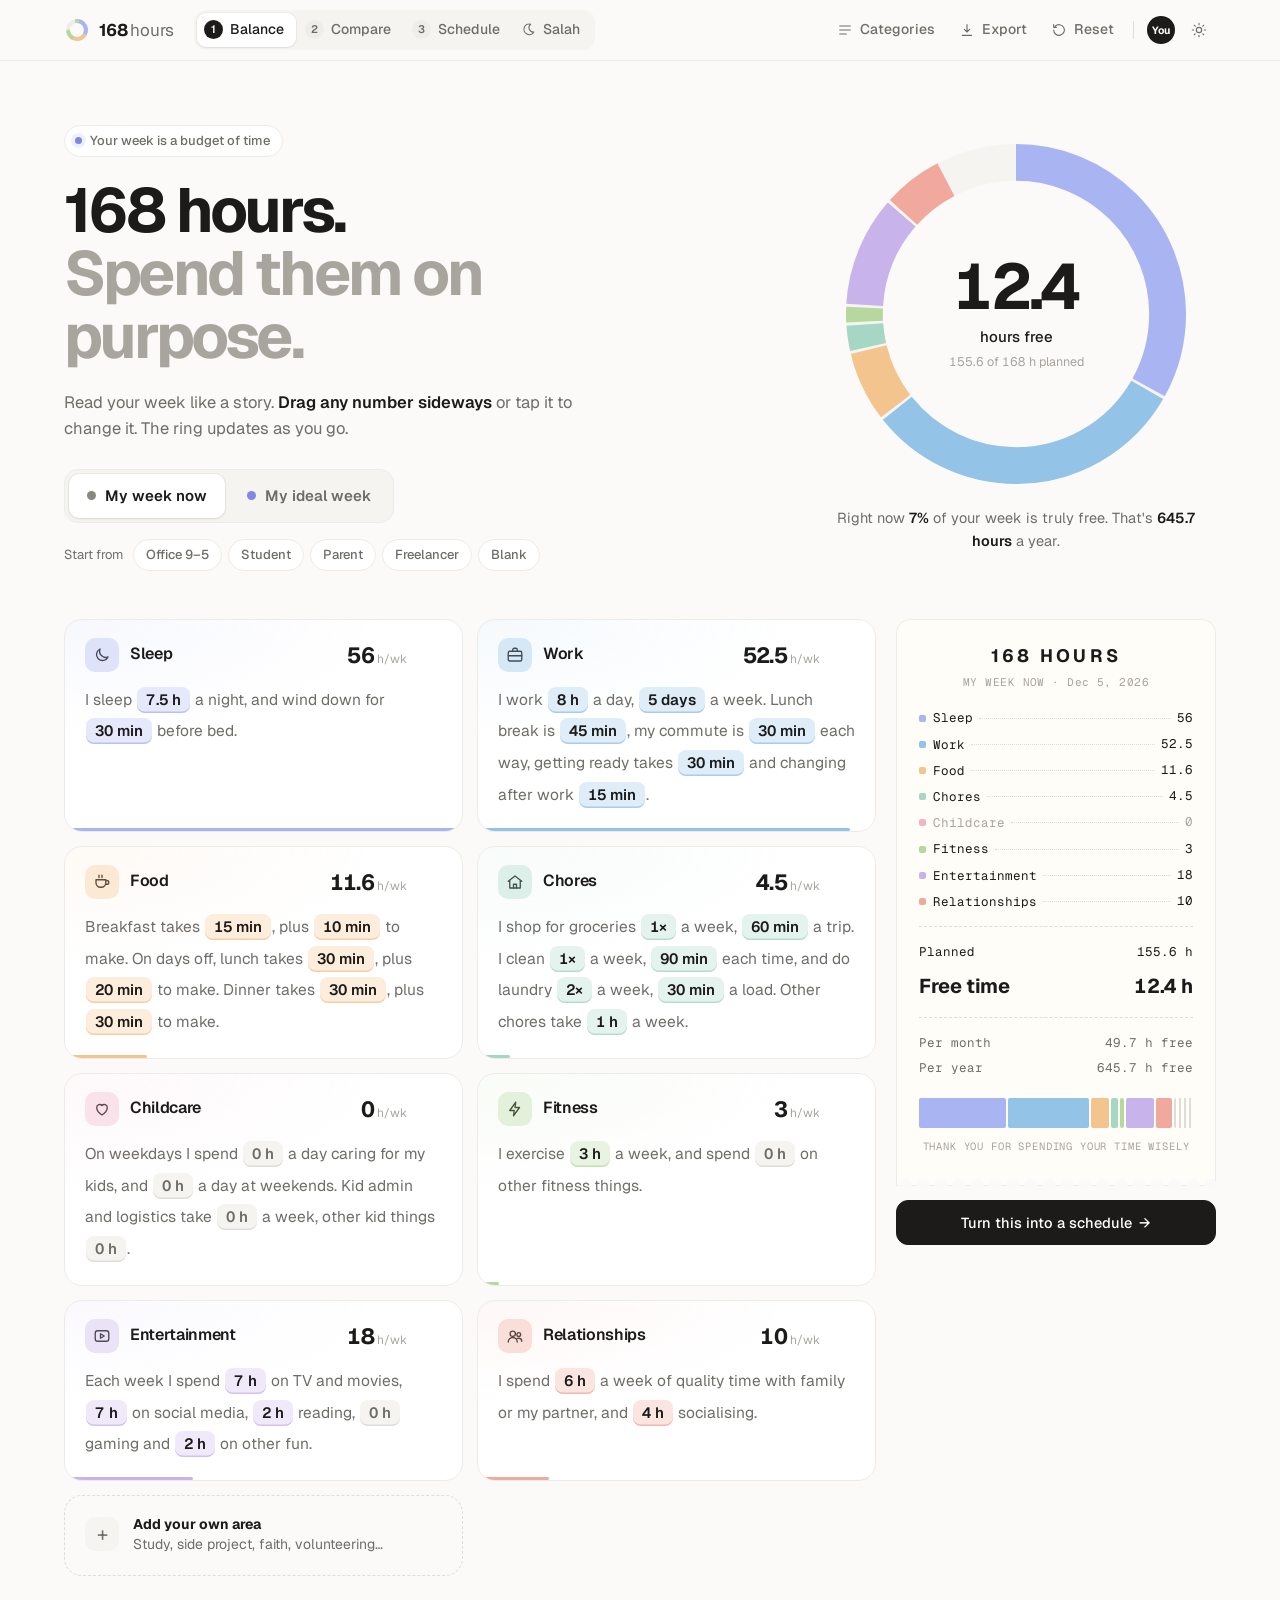
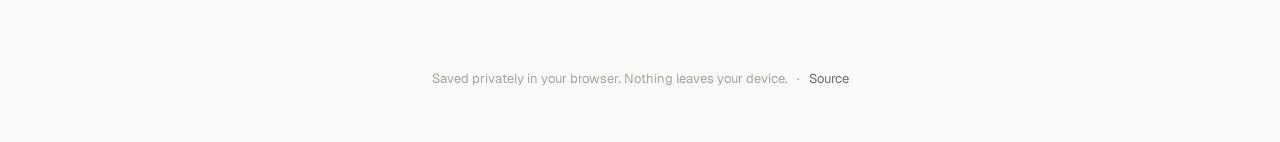
<file: index.html>
<!doctype html>
<html lang="en">
<head>
  <meta charset="utf-8" />
  <meta name="viewport" content="width=device-width, initial-scale=1" />
  <title>168 Hours Planner</title>
  <meta name="description" content="168 hours a week. Balance them like a budget, compare your week with famous high-achievers, and turn it into a schedule in one tap." />
  <link rel="canonical" href="https://abdullahhak.github.io/168-Hour-Weekly-Planner/" />
  <meta property="og:type" content="website" />
  <meta property="og:site_name" content="168 Hours" />
  <meta property="og:title" content="168 Hours — Spend them on purpose" />
  <meta property="og:description" content="Balance your week like a budget, compare it with the greats, plan around Salah, and turn it into a schedule in one tap. Free, private, no sign-up." />
  <meta property="og:url" content="https://abdullahhak.github.io/168-Hour-Weekly-Planner/" />
  <meta property="og:image" content="https://abdullahhak.github.io/168-Hour-Weekly-Planner/img/og.png" />
  <meta property="og:image:width" content="1200" />
  <meta property="og:image:height" content="630" />
  <meta name="twitter:card" content="summary_large_image" />
  <meta name="twitter:title" content="168 Hours — Spend them on purpose" />
  <meta name="twitter:description" content="Balance your week like a budget, compare it with the greats, and turn it into a schedule in one tap." />
  <meta name="twitter:image" content="https://abdullahhak.github.io/168-Hour-Weekly-Planner/img/og.png" />
  <link rel="manifest" href="manifest.webmanifest" />
  <link rel="apple-touch-icon" href="img/icon-180.png" />
  <meta name="apple-mobile-web-app-title" content="168 Hours" />
  <meta name="mobile-web-app-capable" content="yes" />
  <meta name="theme-color" content="#fbfaf8" media="(prefers-color-scheme: light)" />
  <meta name="theme-color" content="#121212" media="(prefers-color-scheme: dark)" />
  <link rel="icon" href="data:image/svg+xml,<svg xmlns='http://www.w3.org/2000/svg' viewBox='0 0 32 32'><rect width='32' height='32' rx='8' fill='%23222'/><circle cx='16' cy='16' r='8.5' fill='none' stroke='%23a9b4f2' stroke-width='3.4' stroke-dasharray='40 60' transform='rotate(-90 16 16)'/><circle cx='16' cy='16' r='8.5' fill='none' stroke='%23f4c48f' stroke-width='3.4' stroke-dasharray='0 40 13 60' transform='rotate(-90 16 16)'/></svg>" />
  <link rel="preconnect" href="https://fonts.googleapis.com" />
  <link rel="preconnect" href="https://fonts.gstatic.com" crossorigin />
  <link href="https://fonts.googleapis.com/css2?family=Geist:wght@400;500;600;700&family=Geist+Mono:wght@400;500&display=swap" rel="stylesheet" />
  <link rel="stylesheet" href="styles.css?v=13" />
  <script>
    try {
      var s = JSON.parse(localStorage.getItem('168h-planner:v1') || '{}');
      if (s.theme === 'light' || s.theme === 'dark') document.documentElement.dataset.theme = s.theme;
    } catch (e) {}
  </script>
</head>
<body>
  <header class="topbar">
    <div class="topbar-inner">
      <a class="brand" href="./" aria-label="168 Hours home">
        <svg class="brand-mark" viewBox="0 0 32 32" aria-hidden="true">
          <circle cx="16" cy="16" r="11" class="ring-bg" />
          <circle cx="16" cy="16" r="11" class="ring-a" pathLength="100" stroke-dasharray="34 66" />
          <circle cx="16" cy="16" r="11" class="ring-b" pathLength="100" stroke-dasharray="0 36 22 42" />
          <circle cx="16" cy="16" r="11" class="ring-c" pathLength="100" stroke-dasharray="0 60 12 28" />
        </svg>
        <span class="brand-text">168<span>hours</span></span>
      </a>

      <nav class="tabs" role="tablist" aria-label="Views">
        <button class="tab" role="tab" aria-controls="view-calc" data-view="calc"><span class="step">1</span>Balance</button>
        <button class="tab" role="tab" aria-controls="view-compare" data-view="compare"><span class="step">2</span>Compare</button>
        <button class="tab" role="tab" aria-controls="view-grid" data-view="grid"><span class="step">3</span>Schedule</button>
        <button class="tab salah-tab" role="tab" aria-controls="view-salah" data-view="salah"><svg viewBox="0 0 24 24" aria-hidden="true"><path d="M15.5 3.5A8.5 8.5 0 1 0 20.5 16 7 7 0 0 1 15.5 3.5Z"/></svg>Salah</button>
      </nav>

      <div class="actions">
        <button class="btn ghost" id="btn-categories" title="Categories">
          <svg viewBox="0 0 24 24" aria-hidden="true"><path d="M4 6h16M4 12h16M4 18h10"/></svg>
          <span class="lbl">Categories</span>
        </button>
        <div class="menu" id="menu-export">
          <button class="btn ghost" id="btn-export" aria-haspopup="true" aria-expanded="false" title="Export or import">
            <svg viewBox="0 0 24 24" aria-hidden="true"><path d="M12 4v11m0 0-4-4m4 4 4-4M5 20h14"/></svg>
            <span class="lbl">Export</span>
          </button>
          <div class="menu-pop" role="menu" hidden>
            <button role="menuitem" data-act="csv">Export as CSV</button>
            <button role="menuitem" data-act="json">Export as JSON</button>
            <hr />
            <button role="menuitem" data-act="import">Import JSON…</button>
          </div>
        </div>
        <button class="btn ghost" id="btn-reset" title="Reset">
          <svg viewBox="0 0 24 24" aria-hidden="true"><path d="M4 12a8 8 0 1 0 2.3-5.6M4 4v4h4"/></svg>
          <span class="lbl">Reset</span>
        </button>
        <span class="divider" aria-hidden="true"></span>
        <button class="profile-btn" id="btn-profile" type="button" title="Your profile" aria-label="Your profile"></button>
        <button class="btn icon" id="btn-theme" title="Toggle theme" aria-label="Toggle dark or light mode">
          <svg class="i-sun" viewBox="0 0 24 24" aria-hidden="true"><circle cx="12" cy="12" r="4"/><path d="M12 2v2m0 16v2M4.9 4.9l1.4 1.4m11.4 11.4 1.4 1.4M2 12h2m16 0h2M4.9 19.1l1.4-1.4M17.7 6.3l1.4-1.4"/></svg>
          <svg class="i-moon" viewBox="0 0 24 24" aria-hidden="true"><path d="M20 14.5A8 8 0 0 1 9.5 4a8 8 0 1 0 10.5 10.5Z"/></svg>
        </button>
        <input type="file" id="file-import" accept="application/json,.json" hidden />
      </div>
    </div>
  </header>

  <main>
    <!-- ============ 1 · BALANCE ============ -->
    <section id="view-calc" class="view" role="tabpanel">
      <div class="hero">
        <div class="intro">
          <p class="eyebrow"><span class="pulse"></span><span id="hello">Your week is a budget of time</span></p>
          <h1>168 hours.<br /><span class="soft">Spend them on purpose.</span></h1>
          <p class="lede">Read your week like a story. <b>Drag any number sideways</b> or tap it to change it. The ring updates as you go.</p>

          <div class="mode" role="radiogroup" aria-label="Which week are you editing?" id="mode-seg">
            <button data-mode="current" role="radio"><span class="m-dot"></span>My week now</button>
            <button data-mode="ideal" role="radio"><span class="m-dot"></span>My ideal week</button>
          </div>

          <div class="presets" id="presets">
            <span class="muted">Start from</span>
            <button type="button" data-preset="office">Office 9–5</button>
            <button type="button" data-preset="student">Student</button>
            <button type="button" data-preset="parent">Parent</button>
            <button type="button" data-preset="freelancer">Freelancer</button>
            <button type="button" data-preset="blank">Blank</button>
            <button type="button" id="copy-now" class="accent" hidden>Copy my week now</button>
          </div>
        </div>

        <figure class="ring-wrap">
          <div class="ring" id="ring" role="img"></div>
          <figcaption class="insight" id="insight"></figcaption>
        </figure>
      </div>

      <div class="board">
        <div class="cards" id="cards"></div>
        <aside class="side">
          <div class="receipt" id="receipt"></div>
          <button class="btn primary next" id="go-schedule" type="button">Turn this into a schedule <span aria-hidden="true">→</span></button>
        </aside>
      </div>
    </section>

    <!-- ============ 2 · COMPARE ============ -->
    <section id="view-compare" class="view" role="tabpanel" hidden>
      <div class="intro small">
        <p class="eyebrow"><span class="pulse"></span>You vs. the greats</p>
        <h1>How does your week <span class="soft">stack up?</span></h1>
        <p class="lede">Pick someone and put your week next to theirs, then see where you land on the leaderboard.</p>
      </div>

      <div class="people" id="people" role="radiogroup" aria-label="Choose a person to compare with"></div>

      <div class="vs-card card">
        <div class="vs-top">
          <div class="vs-side you">
            <div class="vs-ring" id="vs-ring-you"></div>
            <div class="vs-name">You</div>
            <div class="seg" id="vs-mode" role="radiogroup" aria-label="Your week">
              <button data-mode="current" role="radio">Now</button>
              <button data-mode="ideal" role="radio">Ideal</button>
            </div>
          </div>
          <div class="vs-badge">vs</div>
          <div class="vs-side them">
            <div class="vs-ring" id="vs-ring-them"></div>
            <div class="vs-name" id="vs-name"></div>
            <div class="vs-role" id="vs-role"></div>
          </div>
        </div>
        <ul class="facts" id="facts"></ul>
        <div class="fly" id="fly"></div>
        <p class="vs-note" id="vs-note"></p>
      </div>

      <div class="lb card">
        <div class="lb-head">
          <div>
            <h2>Leaderboard</h2>
            <p class="muted" id="lb-desc"></p>
          </div>
          <div class="lb-tabs" id="lb-tabs" role="tablist" aria-label="Leaderboard metric"></div>
        </div>
        <div class="lb-you" id="lb-you"></div>
        <ol class="lb-list" id="lb"></ol>
        <details class="credits"><summary>Photo credits</summary><ul id="credits"></ul><p>Photos from Wikimedia Commons, cropped and resized. Licences as listed; CC BY-SA photos are shared under the same licence.</p></details>
        <p class="fine">Famous people’s weeks are rough estimates based on what they’ve said in interviews and on public reports. They’re here for fun and inspiration, not as facts, and they don’t imply any endorsement.</p>
      </div>
    </section>

    <!-- ============ 3 · SCHEDULE ============ -->
    <section id="view-grid" class="view" role="tabpanel" hidden>
      <div class="intro small">
        <p class="eyebrow"><span class="pulse"></span>Hour by hour</p>
        <h1>Paint your week.</h1>
        <p class="lede">Auto-fill a schedule from your plan in one tap, then fine-tune it. Pick a category and click or drag. Drag over the same colour to erase it.</p>
      </div>

      <div class="grid-layout">
        <div class="card grid-card">
          <div class="grid-tools">
            <button class="btn primary" id="btn-autofill" type="button">
              <svg viewBox="0 0 24 24" aria-hidden="true"><path d="m12 3 1.8 4.6L18 9l-4.2 1.4L12 15l-1.8-4.6L6 9l4.2-1.4L12 3ZM19 15l.9 2.1L22 18l-2.1.9L19 21l-.9-2.1L16 18l2.1-.9L19 15Z"/></svg>
              <span id="autofill-label">Auto-fill</span>
            </button>
            <button class="btn ghost" id="btn-clear-grid" type="button">Clear</button>
            <button class="btn ghost touch-only" id="btn-scrollmode" type="button" aria-pressed="false" title="Switch between painting and scrolling">
              <svg viewBox="0 0 24 24" aria-hidden="true"><path d="M12 3v18m0-18-3 3m3-3 3 3m-3 15-3-3m3 3 3-3"/></svg><span>Painting</span>
            </button>
          </div>
          <div class="palette" id="palette" role="radiogroup" aria-label="Brush"></div>
          <div class="week" id="week" aria-label="Weekly hour grid"></div>
          <div class="grid-foot">
            <span class="hint"><kbd>1</kbd>–<kbd>9</kbd> choose a category · <kbd>E</kbd> eraser · click a day or hour to fill it</span>
          </div>
        </div>

        <aside class="card grid-side">
          <div class="alloc" id="alloc"></div>
          <div class="target-switch" role="radiogroup" aria-label="Compare against">
            <span>Targets from</span>
            <div class="seg" id="target-seg">
              <button data-target="current" role="radio">Now</button>
              <button data-target="ideal" role="radio">Ideal</button>
            </div>
          </div>
          <ul class="tally" id="tally"></ul>
        </aside>
      </div>
    </section>

    <!-- ============ SALAH ============ -->
    <section id="view-salah" class="view" role="tabpanel" hidden>
      <div class="salah-hero">
        <div class="intro small">
          <p class="eyebrow"><span class="pulse gold"></span>For Muslims</p>
          <h1>Plan your week <span class="soft">around Salah.</span></h1>
          <p class="lede">Let the five daily prayers anchor your days. See this week’s prayer times, plan your Quran, dhikr and learning, then build a schedule where everything else fits around them.</p>
        </div>
        <div class="card next-prayer" id="next-prayer" aria-live="polite"></div>
      </div>

      <div class="card salah-loc">
        <label class="fieldset"><span>City</span><select id="salah-city"></select></label>
        <button class="btn" id="salah-locate" type="button">
          <svg viewBox="0 0 24 24" aria-hidden="true"><circle cx="12" cy="12" r="3"/><path d="M12 2v3m0 14v3M2 12h3m14 0h3"/><circle cx="12" cy="12" r="7.5"/></svg>
          Use my location
        </button>
        <label class="fieldset"><span>Calculation</span><select id="salah-method"></select></label>
        <label class="fieldset"><span>Asr</span><select id="salah-asr"><option value="standard">Standard (Shafi‘i, Maliki, Hanbali)</option><option value="hanafi">Hanafi</option></select></label>
        <div class="loc-more">
          <details>
            <summary>Enter exact coordinates</summary>
            <form class="coords" id="salah-coords">
              <label><span>Latitude</span><input id="salah-lat" type="text" inputmode="decimal" autocomplete="off" placeholder="24.8607" /></label>
              <label><span>Longitude</span><input id="salah-lng" type="text" inputmode="decimal" autocomplete="off" placeholder="67.0011" /></label>
              <button class="btn small primary" type="submit">Use these</button>
            </form>
            <p class="fine">Tip: in Google Maps, long-press your mosque or home and copy the two numbers shown.</p>
          </details>
          <details>
            <summary>Adjust times to match my mosque <span class="adj-sum" id="salah-adj-sum"></span></summary>
            <div class="adj-grid" id="salah-adj"></div>
            <button class="btn small ghost" type="button" id="salah-adj-reset">Reset adjustments</button>
          </details>
        </div>
      </div>

      <div class="salah-grid">
        <div class="card week-times">
          <div class="wt-head"><h2>This week’s prayer times</h2><p class="muted" id="salah-meta"></p></div>
          <div class="table-scroll"><table class="pt" id="prayer-week"></table></div>
          <p class="fine"><b>J</b> = Jumu’ah on Friday. Calculated on your device using astronomical formulas. Your local mosque’s timetable may differ by a few minutes, so follow it where available.</p>
        </div>

        <div class="faith-col">
          <div class="faith-top">
            <h2>Your worship week</h2>
            <div class="seg" id="faith-mode" role="radiogroup" aria-label="Which week">
              <button data-mode="current" role="radio">Now</button>
              <button data-mode="ideal" role="radio">Ideal</button>
            </div>
          </div>
          <article class="story faith" id="faith-card"></article>
          <p class="faith-summary" id="faith-summary"></p>
          <label class="switch"><input type="checkbox" id="salah-sync" /><span class="track"></span><span>Count this in my 168 hours <small>(adds a “Faith &amp; prayer” area)</small></span></label>
          <label class="switch"><input type="checkbox" id="salah-markers" /><span class="track"></span><span>Show prayer times on my schedule</span></label>
          <div class="salah-actions">
            <button class="btn" id="btn-muslim-week" type="button">Load an ideal Muslim week</button>
            <button class="btn primary" id="btn-prayer-schedule" type="button">Build my prayer-centred schedule <span aria-hidden="true">→</span></button>
          </div>
        </div>
      </div>

      <h2 class="habits-title">Habits that make it easier</h2>
      <div class="habits">
        <div class="habit"><span class="h-ico">🌙</span><b>Sleep after Isha</b><p>An early night makes Fajr, and Tahajjud if you pray it, far easier. Plan your wind-down right after Isha.</p></div>
        <div class="habit"><span class="h-ico">🌅</span><b>Anchor mornings on Fajr</b><p>Use the quiet after Fajr for Quran, dhikr or deep work, before the day gets busy.</p></div>
        <div class="habit"><span class="h-ico">☀️</span><b>A short midday rest</b><p>A brief qaylulah nap around Dhuhr can recharge you for the afternoon.</p></div>
        <div class="habit"><span class="h-ico">🕌</span><b>Keep Friday midday free</b><p>Block time for Jumu’ah, the khutbah and travel so nothing gets booked over it.</p></div>
      </div>
    </section>
  </main>

  <footer class="site-foot">
    <p>Saved privately in your browser. Nothing leaves your device. <span class="sep">·</span> <a href="https://github.com/AbdullahHAK/168-Hour-Weekly-Planner">Source</a></p>
  </footer>

  <!-- Floating free-hours pill -->
  <button class="pill" id="pill" type="button" aria-label="Hours free — scroll to the ring"></button>

  <!-- Number editor popover -->
  <div class="pop-backdrop" id="pop-backdrop" hidden></div>
  <div class="pop" id="pop" role="dialog" aria-label="Edit value" hidden></div>

  <!-- Categories dialog -->
  <dialog id="dlg-categories" class="dlg">
    <form method="dialog" class="dlg-body">
      <header class="dlg-head">
        <h2>Categories</h2>
        <button class="btn icon" value="close" aria-label="Close"><svg viewBox="0 0 24 24" aria-hidden="true"><path d="M6 6l12 12M18 6 6 18"/></svg></button>
      </header>
      <p class="muted">Rename or recolour any area, or add your own. Areas you add get their own card with an “hours a week” number.</p>
      <ul class="cat-list" id="cat-list"></ul>
      <div class="dlg-actions">
        <button type="button" class="btn" id="btn-add-cat">Add category</button>
        <button class="btn primary" value="close">Done</button>
      </div>
    </form>
  </dialog>

  <!-- Profile dialog -->
  <dialog id="dlg-profile" class="dlg">
    <form method="dialog" class="dlg-body" id="profile-form">
      <header class="dlg-head">
        <h2>Your profile</h2>
        <button class="btn icon" value="cancel" aria-label="Close"><svg viewBox="0 0 24 24" aria-hidden="true"><path d="M6 6l12 12M18 6 6 18"/></svg></button>
      </header>
      <div class="pf">
        <label class="pf-photo" id="pf-drop" title="Choose a photo">
          <span class="pf-av" id="pf-av"></span>
          <span class="pf-cam" aria-hidden="true"><svg viewBox="0 0 24 24"><path d="M4 8h3l2-3h6l2 3h3v11H4z"/><circle cx="12" cy="13" r="3.5"/></svg></span>
          <input type="file" id="pf-file" accept="image/*" hidden />
        </label>
        <div class="pf-actions">
          <button type="button" class="btn small" id="pf-upload">Upload photo</button>
          <button type="button" class="btn small ghost" id="pf-remove">Remove</button>
        </div>
      </div>
      <label class="pf-field"><span>Your name</span><input type="text" id="pf-name" maxlength="40" autocomplete="given-name" placeholder="Your first name" /></label>
      <p class="muted pf-note">
        <svg viewBox="0 0 24 24" aria-hidden="true"><rect x="5" y="11" width="14" height="9" rx="2"/><path d="M8 11V8a4 4 0 0 1 8 0v3"/></svg>
        Saved only in this browser. Your photo is resized on your device and never uploaded anywhere.
      </p>
      <div class="dlg-actions">
        <button class="btn primary" value="close">Done</button>
      </div>
    </form>
  </dialog>

  <!-- Reset dialog -->
  <dialog id="dlg-reset" class="dlg">
    <form method="dialog" class="dlg-body">
      <header class="dlg-head">
        <h2>Reset</h2>
        <button class="btn icon" value="cancel" aria-label="Close"><svg viewBox="0 0 24 24" aria-hidden="true"><path d="M6 6l12 12M18 6 6 18"/></svg></button>
      </header>
      <p class="muted">Choose what to reset. This can’t be undone, so export a JSON backup first if you want to keep your plan.</p>
      <label class="check"><input type="checkbox" id="rs-current" checked /> My week now</label>
      <label class="check"><input type="checkbox" id="rs-ideal" checked /> My ideal week</label>
      <label class="check"><input type="checkbox" id="rs-grid" checked /> Schedule</label>
      <div class="dlg-actions">
        <button class="btn" value="example" title="Fill the selected weeks with example answers">Load example</button>
        <button class="btn danger" value="blank">Reset to blank</button>
      </div>
    </form>
  </dialog>

  <div class="toast" id="toast" role="status" aria-live="polite"></div>

  <script src="people.js?v=13"></script>
  <script src="app.js?v=13"></script>
</body>
</html>
</file>
<file: styles.css>
/* ==========================================================
   168 Hours — styles
   Clean, minimal, soft. Warm neutrals, pastel categories,
   one periwinkle accent for the ideal week.
   ========================================================== */

:root {
  --bg: #fbfaf8;
  --surface: #ffffff;
  --surface-2: #f5f4f1;
  --surface-3: #efede9;
  --border: #ecebe7;
  --border-strong: #dfddd7;
  --text: #1c1b1a;
  --muted: #6f6d68;
  --faint: #a8a59f;
  --cur: #8a8780;
  --cur-ink: #57554f;
  --ide: #7f87e8;
  --ide-ink: #5259c4;
  --ide-soft: #eff0fd;
  --danger: #c4564c;
  --good: #4f8f63;
  --gold: #e3b94f;
  --silver: #b7bcc6;
  --bronze: #d49a6a;
  --primary: #1c1b1a;
  --primary-text: #ffffff;
  --cell-empty: #f4f3f0;
  --cell-ink: rgba(28, 27, 26, 0.72);
  --ring: rgba(127, 135, 232, 0.28);
  --paper: #fffdf8;
  --shadow-soft: 0 1px 2px rgba(28, 27, 26, 0.04), 0 8px 24px rgba(28, 27, 26, 0.05);
  --shadow-pop: 0 18px 50px rgba(28, 27, 26, 0.14), 0 2px 6px rgba(28, 27, 26, 0.05);
  --radius: 18px;
  --radius-sm: 10px;
  --font: "Geist", "Inter", ui-sans-serif, system-ui, -apple-system, "Segoe UI", Roboto, sans-serif;
  --mono: "Geist Mono", ui-monospace, "SFMono-Regular", Menlo, Consolas, monospace;
  color-scheme: light;
}

@media (prefers-color-scheme: dark) {
  :root:not([data-theme="light"]) {
    --bg: #121212; --surface: #181818; --surface-2: #1f1f1f; --surface-3: #262626;
    --border: #252525; --border-strong: #333333;
    --text: #ededec; --muted: #9b9994; --faint: #67655f;
    --cur: #8f8d87; --cur-ink: #c9c7c1;
    --ide: #9ea5f2; --ide-ink: #b1b7f7; --ide-soft: rgba(158, 165, 242, 0.1);
    --danger: #ec8a80; --good: #8cc59c;
    --primary: #ededec; --primary-text: #121212;
    --cell-empty: #1e1e1e; --cell-ink: rgba(18, 18, 18, 0.78);
    --ring: rgba(158, 165, 242, 0.3);
    --paper: #1b1a18;
    --shadow-soft: 0 1px 2px rgba(0, 0, 0, 0.3), 0 8px 24px rgba(0, 0, 0, 0.2);
    --shadow-pop: 0 18px 50px rgba(0, 0, 0, 0.55);
    color-scheme: dark;
  }
}
:root[data-theme="dark"] {
  --bg: #121212; --surface: #181818; --surface-2: #1f1f1f; --surface-3: #262626;
  --border: #252525; --border-strong: #333333;
  --text: #ededec; --muted: #9b9994; --faint: #67655f;
  --cur: #8f8d87; --cur-ink: #c9c7c1;
  --ide: #9ea5f2; --ide-ink: #b1b7f7; --ide-soft: rgba(158, 165, 242, 0.1);
  --danger: #ec8a80; --good: #8cc59c;
  --primary: #ededec; --primary-text: #121212;
  --cell-empty: #1e1e1e; --cell-ink: rgba(18, 18, 18, 0.78);
  --ring: rgba(158, 165, 242, 0.3);
  --paper: #1b1a18;
  --shadow-soft: 0 1px 2px rgba(0, 0, 0, 0.3), 0 8px 24px rgba(0, 0, 0, 0.2);
  --shadow-pop: 0 18px 50px rgba(0, 0, 0, 0.55);
  color-scheme: dark;
}

*, *::before, *::after { box-sizing: border-box; }
html { -webkit-text-size-adjust: 100%; }
body {
  margin: 0;
  background: var(--bg);
  color: var(--text);
  font: 400 15px/1.55 var(--font);
  -webkit-font-smoothing: antialiased;
  -moz-osx-font-smoothing: grayscale;
}
body.is-scrubbing, body.is-scrubbing * { cursor: ew-resize !important; user-select: none; }
h1, h2, h3 { margin: 0; font-weight: 600; letter-spacing: -0.02em; }
a { color: inherit; }
button, input { font: inherit; color: inherit; }
.muted { color: var(--muted); }
.neg { color: var(--danger) !important; }
::selection { background: var(--ring); }
:focus-visible { outline: 2px solid var(--ide); outline-offset: 2px; border-radius: 6px; }

/* ---------- Top bar ---------- */
.topbar {
  position: sticky; top: 0; z-index: 20;
  background: color-mix(in srgb, var(--bg) 80%, transparent);
  backdrop-filter: saturate(1.6) blur(14px);
  -webkit-backdrop-filter: saturate(1.6) blur(14px);
  border-bottom: 1px solid var(--border);
}
.topbar-inner { max-width: 1200px; margin: 0 auto; padding: 10px 24px; display: flex; align-items: center; gap: 20px; }
.brand { display: flex; align-items: center; gap: 9px; text-decoration: none; }
.brand-mark { width: 26px; height: 26px; transform: rotate(-90deg); }
.brand-mark circle { fill: none; stroke-width: 5; stroke-linecap: round; }
.brand-mark .ring-bg { stroke: var(--surface-3); }
.brand-mark .ring-a { stroke: #a9b4f2; }
.brand-mark .ring-b { stroke: #f4c48f; }
.brand-mark .ring-c { stroke: #b6d89e; }
.brand-text { font-size: 17px; font-weight: 700; letter-spacing: -0.03em; }
.brand-text span { font-weight: 400; color: var(--muted); margin-left: 3px; letter-spacing: -0.01em; }

.tabs { display: flex; gap: 2px; padding: 3px; background: var(--surface-2); border-radius: 12px; }
.tab {
  display: inline-flex; align-items: center; gap: 7px;
  border: 0; background: none; padding: 6px 12px 6px 7px; border-radius: 9px;
  font-size: 14px; font-weight: 500; color: var(--muted); cursor: pointer; white-space: nowrap;
  transition: color 0.15s, background 0.15s, box-shadow 0.15s;
}
.tab .step {
  width: 19px; height: 19px; border-radius: 50%; display: grid; place-items: center;
  font-size: 11px; font-weight: 600; background: var(--surface-3); color: var(--muted);
}
.tab:hover { color: var(--text); }
.tab[aria-selected="true"] { color: var(--text); background: var(--surface); box-shadow: 0 1px 2px rgba(0, 0, 0, 0.06), 0 0 0 1px var(--border); }
.tab[aria-selected="true"] .step { background: var(--text); color: var(--bg); }

.actions { margin-left: auto; display: flex; align-items: center; gap: 2px; }
.divider { width: 1px; height: 18px; background: var(--border-strong); margin: 0 6px; }

/* ---------- Buttons ---------- */
.btn {
  display: inline-flex; align-items: center; justify-content: center; gap: 7px;
  border: 1px solid var(--border-strong); background: var(--surface);
  padding: 8px 14px; border-radius: var(--radius-sm);
  font-size: 14px; font-weight: 500; cursor: pointer; line-height: 1.2;
  transition: background 0.15s, border-color 0.15s, color 0.15s, opacity 0.15s, transform 0.1s;
}
.btn:hover { background: var(--surface-2); }
.btn:active { transform: scale(0.98); }
.btn svg { width: 16px; height: 16px; fill: none; stroke: currentColor; stroke-width: 1.7; stroke-linecap: round; stroke-linejoin: round; flex: none; }
.btn.ghost { border-color: transparent; background: none; color: var(--muted); padding: 7px 10px; }
.btn.ghost:hover { background: var(--surface-2); color: var(--text); }
.btn.icon { border-color: transparent; background: none; padding: 8px; color: var(--muted); }
.btn.icon:hover { background: var(--surface-2); color: var(--text); }
.btn.primary { background: var(--primary); color: var(--primary-text); border-color: var(--primary); }
.btn.primary:hover { opacity: 0.88; }
.btn.danger { background: var(--danger); border-color: var(--danger); color: #fff; }
.btn.small { padding: 6px 10px; font-size: 13px; }

.i-moon { display: none; }
:root[data-theme="dark"] .i-sun { display: none; }
:root[data-theme="dark"] .i-moon { display: block; }
@media (prefers-color-scheme: dark) {
  :root:not([data-theme="light"]) .i-sun { display: none; }
  :root:not([data-theme="light"]) .i-moon { display: block; }
}

.menu { position: relative; }
.menu-pop {
  position: absolute; right: 0; top: calc(100% + 8px); min-width: 200px;
  background: var(--surface); border: 1px solid var(--border); border-radius: 12px;
  box-shadow: var(--shadow-pop); padding: 5px; z-index: 30;
}
.menu-pop button { display: block; width: 100%; text-align: left; border: 0; background: none; padding: 8px 10px; border-radius: 7px; font-size: 14px; cursor: pointer; }
.menu-pop button:hover { background: var(--surface-2); }
.menu-pop hr { border: 0; border-top: 1px solid var(--border); margin: 5px 2px; }

.seg { display: inline-flex; padding: 3px; background: var(--surface-2); border-radius: 9px; gap: 2px; }
.seg button { border: 0; background: none; padding: 4px 11px; border-radius: 7px; font-size: 13px; font-weight: 500; cursor: pointer; color: var(--muted); transition: background 0.15s, color 0.15s; }
.seg button:hover { color: var(--text); }
.seg button[aria-checked="true"] { background: var(--surface); color: var(--text); box-shadow: 0 1px 2px rgba(0, 0, 0, 0.08), 0 0 0 1px var(--border); }

.card { background: var(--surface); border: 1px solid var(--border); border-radius: var(--radius); }

/* ---------- Layout ---------- */
main { max-width: 1200px; margin: 0 auto; padding: 0 24px 72px; }
.view { animation: fade 0.35s ease both; }
@keyframes fade { from { opacity: 0; transform: translateY(6px); } }

.hero { display: grid; grid-template-columns: minmax(0, 1fr) minmax(0, 400px); gap: 56px; align-items: center; padding: 64px 0 48px; }
.intro { max-width: 620px; }
.intro.small { padding: 56px 0 28px; }
.eyebrow {
  display: inline-flex; align-items: center; gap: 8px; margin: 0 0 22px;
  padding: 5px 12px 5px 10px; border: 1px solid var(--border); background: var(--surface);
  border-radius: 999px; font-size: 13px; font-weight: 500; color: var(--muted);
}
.pulse { width: 7px; height: 7px; border-radius: 50%; background: var(--ide); box-shadow: 0 0 0 4px var(--ide-soft); animation: pulse 2.4s ease-in-out infinite; }
@keyframes pulse { 50% { box-shadow: 0 0 0 7px transparent; } }
.intro h1 { font-size: clamp(40px, 5.2vw, 62px); line-height: 1.02; font-weight: 700; letter-spacing: -0.045em; }
.intro.small h1 { font-size: clamp(34px, 4.4vw, 48px); }
.intro h1 .soft { color: var(--faint); }
.lede { color: var(--muted); margin: 20px 0 0; font-size: 16.5px; line-height: 1.6; max-width: 540px; }
.lede b { color: var(--text); font-weight: 600; }

/* Mode switch (Now / Ideal) */
.mode {
  display: inline-flex; margin-top: 28px; padding: 4px; gap: 4px;
  background: var(--surface-2); border-radius: 14px; border: 1px solid var(--border);
}
.mode button {
  display: inline-flex; align-items: center; gap: 9px;
  border: 0; background: none; cursor: pointer;
  padding: 10px 18px; border-radius: 10px;
  font-size: 15px; font-weight: 600; color: var(--muted);
  transition: background 0.2s, color 0.2s, box-shadow 0.2s;
}
.mode .m-dot { width: 9px; height: 9px; border-radius: 50%; background: var(--cur); }
.mode [data-mode="ideal"] .m-dot { background: var(--ide); }
.mode button[aria-checked="true"] { background: var(--surface); color: var(--text); box-shadow: 0 1px 3px rgba(0, 0, 0, 0.08), 0 0 0 1px var(--border); }
body[data-mode="ideal"] .mode [data-mode="ideal"][aria-checked="true"] { color: var(--ide-ink); }

/* Presets */
.presets { display: flex; flex-wrap: wrap; align-items: center; gap: 6px; margin-top: 16px; font-size: 13px; }
.presets .muted { margin-right: 4px; }
.presets button {
  border: 1px solid var(--border); background: var(--surface); border-radius: 999px;
  padding: 5px 12px; font-size: 13px; font-weight: 500; cursor: pointer; color: var(--muted);
  transition: border-color 0.15s, color 0.15s, background 0.15s;
}
.presets button:hover { color: var(--text); border-color: var(--border-strong); }
.presets button.accent { color: var(--ide-ink); background: var(--ide-soft); border-color: transparent; }

/* Ring */
.ring-wrap { margin: 0; display: flex; flex-direction: column; align-items: center; gap: 22px; }
.ring { position: relative; width: min(340px, 80vw); aspect-ratio: 1; }
.ring-svg { width: 100%; height: 100%; display: block; overflow: visible; }
.ring-track { stroke: var(--surface-2); }
.seg-arc { stroke-linecap: butt; transition: stroke-dasharray 0.45s cubic-bezier(0.2, 0.8, 0.2, 1), stroke-dashoffset 0.45s cubic-bezier(0.2, 0.8, 0.2, 1); }
.ring-svg.over .ring-track { stroke: color-mix(in srgb, var(--danger) 25%, var(--surface-2)); }
.ring-center { position: absolute; inset: 0; display: grid; place-content: center; text-align: center; pointer-events: none; }
.ring-num { font-size: 64px; font-weight: 700; letter-spacing: -0.05em; line-height: 1; font-variant-numeric: tabular-nums; }
.ring-lbl { font-size: 15px; font-weight: 500; margin-top: 6px; }
.ring-sub { font-size: 12.5px; color: var(--faint); margin-top: 4px; font-variant-numeric: tabular-nums; }
.insight { font-size: 14.5px; line-height: 1.6; color: var(--muted); text-align: center; max-width: 380px; }
.insight b { color: var(--text); font-weight: 600; }
.chip-inline {
  display: inline-block; padding: 0 8px; border-radius: 6px; font-weight: 500; color: var(--text);
  background: color-mix(in srgb, var(--c) 35%, transparent); white-space: nowrap;
}

/* ---------- Board ---------- */
.board { display: grid; grid-template-columns: minmax(0, 1fr) 320px; gap: 20px; align-items: start; }
.cards { display: grid; grid-template-columns: repeat(2, minmax(0, 1fr)); gap: 14px; }

.story {
  position: relative; background: var(--surface); border: 1px solid var(--border); border-radius: var(--radius);
  padding: 18px 20px 20px; overflow: hidden;
  transition: border-color 0.2s, box-shadow 0.2s, transform 0.2s;
}
.story:hover { box-shadow: var(--shadow-soft); }
.story:focus-within { border-color: color-mix(in srgb, var(--c) 70%, var(--border)); }
.story-head { display: flex; align-items: center; gap: 11px; margin-bottom: 12px; }
.story-icon {
  width: 34px; height: 34px; border-radius: 10px; display: grid; place-items: center; flex: none;
  background: color-mix(in srgb, var(--c) 38%, var(--surface));
  color: color-mix(in srgb, var(--c) 30%, var(--text));
}
.story-icon svg { width: 18px; height: 18px; fill: none; stroke: currentColor; stroke-width: 1.8; stroke-linecap: round; stroke-linejoin: round; }
.story-head h3 { font-size: 16px; flex: 1; min-width: 0; overflow: hidden; text-overflow: ellipsis; white-space: nowrap; }
.story-total { text-align: right; line-height: 1.1; }
.t-num { display: block; font-size: 22px; font-weight: 700; letter-spacing: -0.03em; font-variant-numeric: tabular-nums; }
.t-num small { font-size: 12px; font-weight: 400; color: var(--faint); letter-spacing: 0; }
.t-delta { display: block; font-size: 11.5px; color: var(--ide-ink); margin-top: 2px; min-height: 0; }
.t-delta:empty { display: none; }
.story-text { margin: 0; font-size: 15.5px; line-height: 2.05; color: var(--muted); text-wrap: pretty; }
.story-bar { position: absolute; left: 0; right: 0; bottom: 0; height: 3px; background: transparent; }
.story-bar span { display: block; height: 100%; background: var(--c); border-radius: 0 3px 3px 0; transition: width 0.4s cubic-bezier(0.2, 0.8, 0.2, 1); }

/* Draggable numbers */
.num {
  display: inline-block; position: relative;
  border: 0; margin: 0 1px; padding: 1px 9px;
  border-radius: 8px; font-weight: 600; font-size: 15px; line-height: 1.6;
  color: var(--text); background: color-mix(in srgb, var(--c) 30%, var(--surface));
  box-shadow: inset 0 -1.5px 0 color-mix(in srgb, var(--c) 75%, transparent);
  cursor: ew-resize; touch-action: pan-y; user-select: none; -webkit-user-select: none;
  font-variant-numeric: tabular-nums; white-space: nowrap;
  transition: background 0.15s, box-shadow 0.15s, transform 0.12s;
}
.num:hover { background: color-mix(in srgb, var(--c) 48%, var(--surface)); }
.num.zero { color: var(--muted); background: var(--surface-2); box-shadow: inset 0 -1.5px 0 var(--border-strong); }
.num.scrubbing, .num.editing { background: color-mix(in srgb, var(--c) 60%, var(--surface)); transform: scale(1.06); box-shadow: 0 0 0 3px color-mix(in srgb, var(--c) 35%, transparent); }
.num.changed::after {
  content: ""; position: absolute; top: -3px; right: -3px; width: 8px; height: 8px; border-radius: 50%;
  background: var(--ide); box-shadow: 0 0 0 2px var(--surface);
}

.story.add {
  display: flex; align-items: center; gap: 14px; text-align: left; cursor: pointer;
  border: 1.5px dashed var(--border-strong); background: transparent; color: var(--text); font-size: 14px; line-height: 1.45;
}
.story.add:hover { border-color: var(--ide); background: var(--ide-soft); }
.add-plus { width: 34px; height: 34px; border-radius: 10px; display: grid; place-items: center; background: var(--surface-2); font-size: 20px; color: var(--muted); flex: none; }

/* ---------- Receipt ---------- */
.side { position: sticky; top: 80px; display: grid; gap: 14px; }
.receipt {
  position: relative; background: var(--paper); border: 1px solid var(--border);
  border-radius: 14px 14px 0 0; padding: 22px 22px 26px;
  font-family: var(--mono); font-size: 12.5px; color: var(--text);
  box-shadow: var(--shadow-soft);
  -webkit-mask: radial-gradient(circle 7px at 50% 100%, transparent 6.5px, #000 7px) 0 100% / 18px 100% repeat-x;
  mask: radial-gradient(circle 7px at 50% 100%, transparent 6.5px, #000 7px) 0 100% / 18px 100% repeat-x;
  padding-bottom: 30px;
}
.r-top { text-align: center; margin-bottom: 14px; }
.r-brand { font-family: var(--font); font-weight: 700; font-size: 18px; letter-spacing: 0.18em; }
.r-meta { color: var(--faint); font-size: 11px; margin-top: 4px; letter-spacing: 0.04em; }
.r-lines { list-style: none; margin: 0; padding: 0; }
.r-lines li { display: flex; align-items: baseline; gap: 6px; padding: 3px 0; }
.r-lines li.z { color: var(--faint); }
.r-name { display: inline-flex; align-items: center; gap: 7px; white-space: nowrap; }
.r-name i { width: 7px; height: 7px; border-radius: 2px; flex: none; }
.r-dots { flex: 1; border-bottom: 1.5px dotted var(--border-strong); transform: translateY(-3px); }
.r-val { font-variant-numeric: tabular-nums; }
.r-rule { border-top: 1.5px dashed var(--border-strong); margin: 12px 0; }
.r-row { display: flex; justify-content: space-between; gap: 10px; padding: 3px 0; font-variant-numeric: tabular-nums; }
.r-row.big { font-family: var(--font); font-size: 20px; font-weight: 700; letter-spacing: -0.02em; padding-top: 6px; }
.r-row.small { color: var(--muted); }
.r-row.accent { color: var(--ide-ink); }
.r-code { display: flex; gap: 2px; height: 30px; margin: 18px 0 10px; }
.r-code span { border-radius: 2px; }
.r-code span.free { background: repeating-linear-gradient(90deg, var(--border-strong) 0 2px, transparent 2px 5px); }
.r-thanks { text-align: center; color: var(--faint); font-size: 10.5px; letter-spacing: 0.08em; text-transform: uppercase; }
.next { width: 100%; padding: 13px 16px; font-size: 14.5px; border-radius: 12px; }

/* ---------- Floating pill ---------- */
.pill {
  position: fixed; left: 50%; bottom: 22px; z-index: 25;
  display: inline-flex; align-items: center; gap: 10px;
  padding: 6px 8px 6px 6px; border-radius: 999px;
  background: color-mix(in srgb, var(--surface) 88%, transparent);
  backdrop-filter: blur(14px); -webkit-backdrop-filter: blur(14px);
  border: 1px solid var(--border); box-shadow: var(--shadow-pop);
  font-size: 14px; cursor: pointer;
  transform: translate(-50%, 140%); opacity: 0; pointer-events: none;
  transition: transform 0.35s cubic-bezier(0.2, 0.8, 0.2, 1), opacity 0.25s;
}
.pill .ring-svg { width: 30px; height: 30px; }
.pill strong { font-variant-numeric: tabular-nums; }
.pill-mode { font-size: 12px; font-weight: 500; padding: 3px 9px; border-radius: 999px; background: var(--surface-2); color: var(--muted); }
body[data-mode="ideal"] .pill-mode { background: var(--ide-soft); color: var(--ide-ink); }
body.ring-away[data-view="calc"] .pill { transform: translate(-50%, 0); opacity: 1; pointer-events: auto; }

/* ---------- Popover editor ---------- */
.pop {
  position: absolute; z-index: 40; width: 300px;
  background: var(--surface); border: 1px solid var(--border); border-radius: 16px;
  box-shadow: var(--shadow-pop); padding: 16px;
  animation: popin 0.18s cubic-bezier(0.2, 0.8, 0.2, 1);
}
@keyframes popin { from { opacity: 0; transform: translateY(-4px) scale(0.98); } }
.pop-q { font-size: 13px; color: var(--muted); line-height: 1.45; margin-bottom: 12px; }
.pop-val { display: grid; grid-template-columns: 40px 1fr 40px; gap: 8px; align-items: center; }
.pop-step {
  height: 40px; border-radius: 11px; border: 1px solid var(--border-strong); background: var(--surface);
  font-size: 20px; line-height: 1; cursor: pointer; color: var(--text);
}
.pop-step:hover { background: var(--surface-2); }
.pop-input { display: flex; align-items: baseline; justify-content: center; gap: 6px; background: var(--surface-2); border-radius: 11px; height: 40px; padding: 0 10px; }
.pop-input input {
  width: 80px; border: 0; background: none; outline: none; text-align: right;
  font-size: 22px; font-weight: 700; letter-spacing: -0.02em; font-variant-numeric: tabular-nums;
  -moz-appearance: textfield; appearance: textfield; padding-top: 4px;
}
.pop-input input::-webkit-outer-spin-button, .pop-input input::-webkit-inner-spin-button { -webkit-appearance: none; margin: 0; }
.pop-input span { font-size: 13px; color: var(--muted); }
.pop-range {
  -webkit-appearance: none; appearance: none; width: 100%; height: 26px; margin: 12px 0 8px; background: none; cursor: pointer;
}
.pop-range::-webkit-slider-runnable-track { height: 6px; border-radius: 99px; background: linear-gradient(90deg, var(--c) var(--p, 0%), var(--surface-3) var(--p, 0%)); }
.pop-range::-moz-range-track { height: 6px; border-radius: 99px; background: linear-gradient(90deg, var(--c) var(--p, 0%), var(--surface-3) var(--p, 0%)); }
.pop-range::-webkit-slider-thumb { -webkit-appearance: none; width: 22px; height: 22px; margin-top: -8px; border-radius: 50%; background: var(--surface); border: 2px solid var(--text); box-shadow: 0 2px 6px rgba(0, 0, 0, 0.15); }
.pop-range::-moz-range-thumb { width: 18px; height: 18px; border-radius: 50%; background: var(--surface); border: 2px solid var(--text); }
.pop-quick { display: flex; flex-wrap: wrap; gap: 5px; }
.pop-quick button { flex: 1 0 auto; border: 1px solid var(--border); background: var(--surface); border-radius: 8px; padding: 5px 6px; font-size: 12.5px; cursor: pointer; color: var(--muted); font-variant-numeric: tabular-nums; }
.pop-quick button:hover { color: var(--text); border-color: var(--border-strong); }
.pop-foot { display: flex; justify-content: space-between; align-items: center; gap: 8px; margin-top: 14px; font-size: 12.5px; }
.pop.sheet {
  position: fixed; left: 0 !important; right: 0; bottom: 0; top: auto !important; width: auto;
  border-radius: 20px 20px 0 0; padding: 20px 18px calc(20px + env(safe-area-inset-bottom));
  animation: sheetin 0.25s cubic-bezier(0.2, 0.8, 0.2, 1);
}
@keyframes sheetin { from { transform: translateY(100%); } }

/* ---------- Compare ---------- */
.people { display: flex; gap: 6px; overflow-x: auto; padding: 4px 2px 14px; margin-bottom: 8px; scrollbar-width: thin; }
.person {
  display: flex; flex-direction: column; align-items: center; gap: 8px; flex: none; width: 84px;
  border: 0; background: none; cursor: pointer; padding: 8px 2px; border-radius: 14px; color: var(--muted);
  transition: background 0.15s, color 0.15s;
}
.person:hover { background: var(--surface-2); color: var(--text); }
.person .av { width: 60px; height: 60px; font-size: 18px; transition: box-shadow 0.2s, transform 0.2s; }
.person[aria-checked="true"] { color: var(--text); }
.person[aria-checked="true"] .av { box-shadow: 0 0 0 3px var(--bg), 0 0 0 5px var(--text); transform: scale(1.04); }
.p-name { font-size: 13px; font-weight: 500; white-space: nowrap; }

.av {
  display: inline-grid; place-items: center; flex: none; overflow: hidden;
  width: 40px; height: 40px; border-radius: 50%; font-size: 14px; font-weight: 700; letter-spacing: -0.02em;
  background: radial-gradient(120% 120% at 30% 20%, color-mix(in srgb, var(--c) 55%, #fff), var(--c));
  color: rgba(28, 27, 26, 0.75);
}
.av img { width: 100%; height: 100%; object-fit: cover; }
.av.you { background: var(--text); color: var(--bg); font-size: 12px; }

.vs-card { padding: 28px 24px 22px; margin-bottom: 18px; }
.vs-top { display: grid; grid-template-columns: 1fr auto 1fr; align-items: center; gap: 10px; }
.vs-side { display: flex; flex-direction: column; align-items: center; gap: 8px; text-align: center; }
.vs-ring { position: relative; width: 170px; aspect-ratio: 1; }
.vs-center { position: absolute; inset: 0; display: grid; place-content: center; text-align: center; }
.vs-center b { font-size: 30px; font-weight: 700; letter-spacing: -0.04em; line-height: 1; font-variant-numeric: tabular-nums; }
.vs-center span { font-size: 12px; color: var(--muted); margin-top: 3px; }
.vs-ring .av.mini { position: absolute; right: 2px; bottom: 6px; width: 40px; height: 40px; font-size: 13px; box-shadow: 0 0 0 3px var(--surface); }
.vs-ring .av.you.mini { font-size: 11px; }
.vs-name { font-size: 18px; font-weight: 700; letter-spacing: -0.02em; margin-top: 4px; }
.vs-role { font-size: 13px; color: var(--muted); min-height: 1.4em; }
.vs-badge {
  width: 44px; height: 44px; border-radius: 50%; display: grid; place-items: center;
  font-weight: 700; font-size: 13px; letter-spacing: 0.04em; color: var(--muted);
  border: 1px solid var(--border); background: var(--surface-2);
}
.facts { list-style: none; margin: 26px auto 8px; padding: 0; display: grid; gap: 8px; max-width: 620px; }
.facts li { display: flex; align-items: center; gap: 12px; padding: 11px 16px; border-radius: 12px; background: var(--surface-2); font-size: 14.5px; color: var(--muted); }
.facts li::before { content: ""; width: 10px; height: 10px; border-radius: 3px; background: var(--c); flex: none; }
.facts b { color: var(--text); font-weight: 600; }

.fly { max-width: 720px; margin: 24px auto 0; display: grid; gap: 7px; }
.fly-row { display: grid; grid-template-columns: 1fr 112px 1fr; align-items: center; gap: 10px; }
.fly-head { font-size: 12px; font-weight: 600; color: var(--faint); text-transform: uppercase; letter-spacing: 0.06em; }
.fly-head span:first-child { text-align: right; }
.fly-bar { display: flex; align-items: center; gap: 8px; height: 22px; }
.fly-bar.l { justify-content: flex-end; }
.fly-bar i { display: block; height: 100%; border-radius: 6px; background: var(--c); min-width: 2px; transition: width 0.45s cubic-bezier(0.2, 0.8, 0.2, 1); }
.fly-bar .v { font-size: 12.5px; color: var(--muted); font-variant-numeric: tabular-nums; min-width: 30px; }
.fly-bar.l .v { text-align: right; }
.fly-label { text-align: center; font-size: 13px; font-weight: 500; }
.vs-note { text-align: center; font-size: 13px; color: var(--faint); margin: 22px auto 0; max-width: 560px; font-style: italic; }
.credit { font-style: normal; }

.lb { padding: 22px 24px 18px; }
.lb-head { display: flex; justify-content: space-between; align-items: flex-start; gap: 16px; flex-wrap: wrap; margin-bottom: 16px; }
.lb-head h2 { font-size: 22px; letter-spacing: -0.03em; }
.lb-head p { margin: 4px 0 0; font-size: 13px; max-width: 420px; }
.lb-tabs { display: flex; flex-wrap: wrap; gap: 4px; padding: 3px; background: var(--surface-2); border-radius: 11px; }
.lb-tabs button { border: 0; background: none; padding: 6px 12px; border-radius: 8px; font-size: 13px; font-weight: 500; cursor: pointer; color: var(--muted); }
.lb-tabs button:hover { color: var(--text); }
.lb-tabs button[aria-selected="true"] { background: var(--surface); color: var(--text); box-shadow: 0 1px 2px rgba(0, 0, 0, 0.08), 0 0 0 1px var(--border); }
.lb-you { display: flex; align-items: center; gap: 14px; padding: 14px 16px; border-radius: 14px; background: var(--ide-soft); color: var(--text); font-size: 14.5px; margin-bottom: 10px; }
.lb-rank { font-size: 26px; font-weight: 700; letter-spacing: -0.04em; min-width: 48px; text-align: center; color: var(--ide-ink); }
.lb-rank.gold { color: var(--gold); }
.lb-rank.silver { color: var(--silver); }
.lb-rank.bronze { color: var(--bronze); }
.lb-list { list-style: none; margin: 0; padding: 0; }
.lb-list li {
  display: grid; grid-template-columns: 32px 40px minmax(0, 1fr) minmax(60px, 180px) 64px; gap: 12px; align-items: center;
  padding: 9px 10px; border-radius: 12px; transition: background 0.15s;
}
.lb-list li + li { border-top: 1px solid var(--border); }
.lb-list li:hover { background: var(--surface-2); }
.lb-list li.me { background: var(--ide-soft); border-top-color: transparent; }
.lb-list li.me + li { border-top-color: transparent; }
.rank { text-align: center; font-weight: 600; font-size: 14px; color: var(--faint); font-variant-numeric: tabular-nums; }
.top1 .rank, .top2 .rank, .top3 .rank { width: 26px; height: 26px; border-radius: 50%; display: grid; place-items: center; font-size: 12.5px; color: #3a2f12; justify-self: center; }
.top1 .rank { background: var(--gold); }
.top2 .rank { background: var(--silver); }
.top3 .rank { background: var(--bronze); }
.who { display: flex; flex-direction: column; min-width: 0; line-height: 1.3; }
.who b { font-size: 14.5px; font-weight: 600; white-space: nowrap; overflow: hidden; text-overflow: ellipsis; }
.who span { font-size: 12.5px; color: var(--muted); white-space: nowrap; overflow: hidden; text-overflow: ellipsis; }
.lb-bar { height: 6px; border-radius: 99px; background: var(--surface-2); overflow: hidden; }
.lb-bar i { display: block; height: 100%; border-radius: 99px; background: var(--text); opacity: 0.18; transition: width 0.4s; }
.me .lb-bar i { background: var(--ide); opacity: 1; }
.score { text-align: right; font-weight: 700; font-size: 16px; letter-spacing: -0.02em; font-variant-numeric: tabular-nums; }
.score small { font-size: 12px; font-weight: 400; color: var(--faint); }
.fine { font-size: 12px; color: var(--faint); margin: 16px 4px 0; line-height: 1.5; }

/* ---------- Schedule ---------- */
.grid-layout { display: grid; grid-template-columns: minmax(0, 1fr) 300px; gap: 16px; align-items: start; }
.grid-card { padding: 20px; }
.grid-tools { display: flex; gap: 8px; align-items: center; margin-bottom: 16px; }
.palette { display: flex; flex-wrap: wrap; gap: 6px; margin-bottom: 18px; }
.chip {
  display: inline-flex; align-items: center; gap: 7px;
  border: 1px solid var(--border); background: var(--surface); padding: 5px 10px 5px 8px; border-radius: 999px;
  font-size: 13px; font-weight: 500; color: var(--muted); cursor: pointer; white-space: nowrap;
  transition: background 0.15s, border-color 0.15s, color 0.15s, transform 0.1s;
}
.chip:hover { color: var(--text); border-color: var(--border-strong); }
.chip:active { transform: scale(0.97); }
.chip .sw { width: 10px; height: 10px; border-radius: 3px; background: var(--c); flex: none; }
.chip .k { font-size: 11px; color: var(--faint); font-variant-numeric: tabular-nums; }
.chip[aria-checked="true"] { color: var(--text); border-color: transparent; background: color-mix(in srgb, var(--c) 32%, var(--surface)); }
.chip.eraser .sw { background: none; border: 1.5px dashed var(--faint); }
.chip.eraser[aria-checked="true"] { background: var(--surface-3); }

.week { display: grid; grid-template-columns: 44px repeat(7, minmax(0, 1fr)); gap: 3px; user-select: none; -webkit-user-select: none; }
.wk-head { font-size: 12.5px; font-weight: 500; text-align: center; padding: 4px 0 8px; color: var(--muted); border: 0; background: none; cursor: pointer; border-radius: 6px; }
.wk-head:hover, .wk-hour:hover { color: var(--text); }
.wk-head.today { color: var(--ide-ink); font-weight: 600; }
.wk-hour { font-size: 11px; color: var(--faint); text-align: right; padding: 0 10px 0 0; border: 0; background: none; cursor: pointer; font-variant-numeric: tabular-nums; line-height: 20px; }
.cell {
  height: 20px; border-radius: 5px; background: var(--cell-empty); cursor: crosshair; touch-action: none;
  font-size: 11px; font-weight: 500; line-height: 20px; padding: 0 7px; color: var(--cell-ink);
  white-space: nowrap; overflow: hidden; text-overflow: ellipsis; transition: background-color 0.12s;
}
.cell:hover { background: var(--surface-3); }
.cell.on, .cell.on:hover { background: var(--cc); }
.cell.on.join-up { border-top-left-radius: 0; border-top-right-radius: 0; }
.cell.on.join-down { border-bottom-left-radius: 0; border-bottom-right-radius: 0; }
.cell.now { box-shadow: inset 0 0 0 1.5px var(--ide-ink); }
.grid-foot { margin-top: 16px; }
.hint { font-size: 12.5px; color: var(--faint); }
kbd { font: 500 11px var(--font); border: 1px solid var(--border-strong); border-radius: 5px; padding: 1px 5px; color: var(--muted); background: var(--surface); }

.grid-side { padding: 20px; position: sticky; top: 80px; }
.alloc { display: grid; grid-template-columns: 1fr 1fr; gap: 16px 12px; margin-bottom: 18px; }
.alloc .v { font-size: 32px; font-weight: 700; line-height: 1; letter-spacing: -0.04em; font-variant-numeric: tabular-nums; }
.alloc .v small { font-size: 13px; font-weight: 400; color: var(--faint); letter-spacing: 0; }
.alloc .l { font-size: 12.5px; color: var(--muted); margin-top: 6px; }
.alloc .meter { grid-column: 1 / -1; height: 6px; border-radius: 99px; background: var(--surface-2); overflow: hidden; display: flex; gap: 1px; }
.alloc .meter span { height: 100%; }
.target-switch { display: flex; align-items: center; justify-content: space-between; gap: 8px; font-size: 13px; color: var(--muted); padding-bottom: 14px; border-bottom: 1px solid var(--border); }
.tally { list-style: none; margin: 0; padding: 0; }
.tally li { padding: 11px 0; border-bottom: 1px solid var(--border); }
.tally li:last-child { border-bottom: 0; padding-bottom: 0; }
.t-top { display: flex; align-items: center; gap: 9px; font-size: 13.5px; }
.t-top .sw { width: 9px; height: 9px; border-radius: 3px; background: var(--c); flex: none; }
.t-top .n { flex: 1; min-width: 0; overflow: hidden; text-overflow: ellipsis; white-space: nowrap; }
.t-top .v { font-weight: 500; font-variant-numeric: tabular-nums; }
.t-top .v small { color: var(--faint); font-weight: 400; }
.t-bar { height: 4px; background: var(--surface-2); border-radius: 99px; margin-top: 8px; overflow: hidden; }
.t-bar span { display: block; height: 100%; background: var(--c); border-radius: 99px; transition: width 0.2s; }
.t-note { font-size: 12px; color: var(--faint); margin-top: 5px; }
.t-note.over { color: var(--danger); }
.t-note.done { color: var(--good); }

/* ---------- Dialogs ---------- */
.dlg { border: 1px solid var(--border); border-radius: 18px; padding: 0; background: var(--surface); color: var(--text); width: min(460px, calc(100vw - 32px)); box-shadow: var(--shadow-pop); }
.dlg::backdrop { background: rgba(18, 18, 18, 0.32); backdrop-filter: blur(3px); }
.dlg-body { padding: 22px 24px 24px; }
.dlg-head { display: flex; justify-content: space-between; align-items: center; margin-bottom: 6px; }
.dlg-head h2 { font-size: 20px; }
.dlg p { font-size: 14px; margin: 0 0 16px; line-height: 1.5; }
.dlg-actions { display: flex; justify-content: flex-end; gap: 8px; margin-top: 22px; flex-wrap: wrap; }
.check { display: flex; align-items: center; gap: 11px; padding: 9px 0; font-size: 14px; cursor: pointer; }
.check input { width: 16px; height: 16px; accent-color: var(--primary); }
.cat-list { list-style: none; margin: 0; padding: 0; max-height: 52vh; overflow-y: auto; }
.cat-list li { display: grid; grid-template-columns: 36px minmax(0, 1fr) 68px; gap: 8px; align-items: center; padding: 4px 0; }
.cat-list input[type="color"] { width: 36px; height: 36px; border: 1px solid var(--border); border-radius: 9px; padding: 3px; background: var(--surface); cursor: pointer; }
.cat-list input[type="color"]::-webkit-color-swatch-wrapper { padding: 0; }
.cat-list input[type="color"]::-webkit-color-swatch { border: 0; border-radius: 6px; }
.cat-list input[type="color"]::-moz-color-swatch { border: 0; border-radius: 6px; }
.cat-list input[type="text"] { border: 1px solid var(--border-strong); border-radius: 9px; padding: 0 11px; height: 36px; background: var(--surface); min-width: 0; width: 100%; font-size: 14px; outline: none; }
.cat-list input[type="text"]:focus { border-color: var(--ide); box-shadow: 0 0 0 3px var(--ring); }
.cat-list .lock { text-align: center; color: var(--faint); font-size: 12px; }
.cat-list .btn.icon { justify-self: center; }

/* ---------- Toast ---------- */
.toast {
  position: fixed; left: 50%; bottom: 84px; transform: translate(-50%, 16px);
  display: flex; align-items: center; gap: 14px;
  background: var(--primary); color: var(--primary-text);
  padding: 10px 10px 10px 16px; border-radius: 12px; font-size: 14px; font-weight: 500;
  opacity: 0; pointer-events: none; transition: opacity 0.2s, transform 0.2s; z-index: 50;
  max-width: calc(100vw - 32px); box-shadow: var(--shadow-pop);
}
.toast:not(:has(button)) { padding-right: 16px; }
.toast button { border: 0; background: color-mix(in srgb, var(--primary-text) 16%, transparent); color: inherit; padding: 5px 11px; border-radius: 8px; font-size: 13px; font-weight: 600; cursor: pointer; }
.toast.show { opacity: 1; transform: translate(-50%, 0); pointer-events: auto; }

.site-foot { text-align: center; color: var(--faint); font-size: 13px; padding: 8px 16px 40px; }
.site-foot a { color: var(--muted); text-decoration: none; }
.site-foot a:hover { color: var(--text); }
.site-foot .sep { margin: 0 6px; }

/* ---------- Responsive ---------- */
@media (max-width: 1080px) {
  .board { grid-template-columns: minmax(0, 1fr); }
  .side { position: static; grid-template-columns: minmax(0, 1fr); max-width: 420px; width: 100%; margin: 0 auto; }
}
@media (max-width: 980px) {
  .hero { grid-template-columns: minmax(0, 1fr); gap: 36px; padding: 48px 0 36px; }
  .grid-layout { grid-template-columns: minmax(0, 1fr); }
  .grid-side { position: static; }
}
@media (max-width: 760px) {
  .topbar-inner, main { padding-left: 16px; padding-right: 16px; }
  .actions .lbl { display: none; }
  .cards { grid-template-columns: minmax(0, 1fr); }
  .tab .step { display: none; }
  .tab { padding: 6px 12px; }
}
@media (max-width: 600px) {
  .topbar-inner { flex-wrap: wrap; row-gap: 8px; gap: 8px; }
  .tabs { order: 3; width: 100%; }
  .tab { flex: 1; justify-content: center; }
  .divider { display: none; }
  .hero { padding: 32px 0 28px; }
  .lede { font-size: 15.5px; }
  .mode { display: flex; }
  .mode button { flex: 1; justify-content: center; padding: 10px 8px; font-size: 14px; }
  .ring-num { font-size: 54px; }
  .story { padding: 16px 16px 18px; }
  .story-text { font-size: 15px; line-height: 2.1; }
  .vs-card { padding: 22px 14px 18px; }
  .vs-ring { width: 120px; }
  .vs-center b { font-size: 22px; }
  .vs-ring .av.mini { width: 30px; height: 30px; font-size: 10px; right: -2px; bottom: 0; }
  .vs-name { font-size: 15px; }
  .vs-badge { width: 34px; height: 34px; font-size: 11px; }
  .fly-row { grid-template-columns: 1fr 84px 1fr; gap: 6px; }
  .fly-label { font-size: 12px; }
  .lb { padding: 18px 14px 14px; }
  .lb-list li { grid-template-columns: 26px 36px minmax(0, 1fr) 56px; gap: 10px; padding: 9px 6px; }
  .lb-list .lb-bar { display: none; }
  .lb-list .av { width: 36px; height: 36px; font-size: 12px; }
  .lb-you { font-size: 13.5px; }
  .grid-card, .grid-side { padding: 16px; }
  .week { grid-template-columns: 30px repeat(7, minmax(0, 1fr)); gap: 2px; }
  .wk-hour { padding-right: 5px; font-size: 10px; }
  .cell { font-size: 0; padding: 0; border-radius: 3px; }
}

@media (prefers-reduced-motion: reduce) {
  *, *::before, *::after { transition: none !important; animation: none !important; }
}

/* ---------- Responsive fixes ---------- */
html, body { overflow-x: clip; }
img, svg { max-width: 100%; }

/* Top bar: icon-only actions before they can crowd the tabs */
@media (max-width: 1100px) {
  .actions .lbl { display: none; }
  .actions .btn.ghost { padding: 8px; }
}
@media (max-width: 860px) {
  .tab .step { display: none; }
  .tab { padding: 6px 12px; }
  .topbar-inner { gap: 12px; }
}

/* People row: wraps on wide screens, swipes on phones */
.people { flex-wrap: wrap; overflow-x: visible; }
@media (max-width: 760px) {
  .people {
    flex-wrap: nowrap; overflow-x: auto; scroll-snap-type: x mandatory;
    margin-left: -16px; margin-right: -16px; padding-left: 16px; padding-right: 16px;
    -webkit-mask: linear-gradient(90deg, transparent 0, #000 16px, #000 calc(100% - 28px), transparent);
    mask: linear-gradient(90deg, transparent 0, #000 16px, #000 calc(100% - 28px), transparent);
  }
  .person { scroll-snap-align: start; width: 74px; }
  .person .av { width: 54px; height: 54px; font-size: 16px; }
}

/* Small phones */
@media (max-width: 400px) {
  .vs-card { padding: 20px 10px 16px; }
  .vs-top { gap: 4px; }
  .vs-ring { width: 104px; }
  .vs-center b { font-size: 19px; }
  .vs-center span { font-size: 10.5px; }
  .vs-badge { width: 28px; height: 28px; font-size: 10px; }
  .vs-role { font-size: 12px; }
  .fly-row { grid-template-columns: 1fr 74px 1fr; gap: 4px; }
  .fly-label { font-size: 11px; }
  .fly-bar .v { min-width: 24px; font-size: 11.5px; }
  .facts li { padding: 10px 12px; font-size: 13.5px; }
  .lb-head h2 { font-size: 19px; }
  .lb-tabs button { padding: 5px 9px; font-size: 12.5px; }
  .lb-you { gap: 10px; padding: 12px; }
  .lb-rank { font-size: 22px; min-width: 38px; }
  .mode button { font-size: 13px; gap: 6px; padding: 10px 6px; }
  .presets button { padding: 5px 10px; }
  .ring-num { font-size: 46px; }
  .num { padding: 1px 7px; font-size: 14.5px; }
  .story-text { font-size: 14.5px; }
  .receipt { padding-left: 16px; padding-right: 16px; }
  .brand-text span { display: none; }
}

/* Reload bar (shown only if the app fails to start) */
.reload-bar {
  position: fixed; left: 50%; top: 72px; transform: translateX(-50%); z-index: 60;
  display: flex; align-items: center; gap: 12px; padding: 10px 10px 10px 16px;
  background: var(--primary); color: var(--primary-text); border-radius: 12px; box-shadow: var(--shadow-pop); font-size: 14px;
}
.reload-bar button { border: 0; border-radius: 8px; padding: 6px 12px; font-weight: 600; cursor: pointer; background: var(--ide); color: #fff; }

/* ==========================================================
   Photos & credits
   ========================================================== */
.av img { object-position: center 30%; }
.credits { margin: 14px 4px 0; font-size: 12px; color: var(--faint); }
.credits summary { cursor: pointer; color: var(--muted); width: fit-content; }
.credits ul { margin: 8px 0; padding-left: 18px; line-height: 1.7; }
.credits a, .credit a { color: inherit; }
.credits p { margin: 4px 0 0; }
.credit { display: block; margin-top: 6px; font-size: 11.5px; font-style: normal; }

/* ==========================================================
   Salah
   ========================================================== */
:root { --gold-soft: #f6eccd; --gold-ink: #8a6a1c; }
:root[data-theme="dark"] { --gold-soft: rgba(220, 196, 136, 0.12); --gold-ink: #e3c983; }
@media (prefers-color-scheme: dark) { :root:not([data-theme="light"]) { --gold-soft: rgba(220, 196, 136, 0.12); --gold-ink: #e3c983; } }

.tab.salah-tab svg { width: 15px; height: 15px; fill: none; stroke: currentColor; stroke-width: 1.8; stroke-linejoin: round; }
.tab.salah-tab[aria-selected="true"] { color: var(--gold-ink); }
.pulse.gold { background: #dcc488; box-shadow: 0 0 0 4px var(--gold-soft); }
.linkish { border: 0; background: none; padding: 0; color: var(--text); font-weight: 600; cursor: pointer; text-decoration: underline; text-decoration-color: var(--border-strong); text-underline-offset: 3px; }

.salah-hero { display: grid; grid-template-columns: minmax(0, 1fr) 360px; gap: 40px; align-items: end; padding-bottom: 28px; }
.salah-hero .intro.small { padding-bottom: 0; }
.next-prayer {
  padding: 22px; position: relative; overflow: hidden;
  background: radial-gradient(120% 90% at 100% 0%, var(--gold-soft), transparent 60%), var(--surface);
}
.np-label { font-size: 13px; color: var(--muted); }
.np-name { font-size: 40px; font-weight: 700; letter-spacing: -0.04em; line-height: 1.1; margin-top: 4px; }
.np-time { font-size: 18px; font-weight: 600; font-variant-numeric: tabular-nums; margin-top: 2px; }
.np-time span { color: var(--gold-ink); font-weight: 500; font-size: 15px; }
.np-day { list-style: none; margin: 18px 0 0; padding: 0; display: grid; grid-template-columns: repeat(3, 1fr); gap: 6px; }
.np-day li { display: flex; flex-direction: column; padding: 8px 10px; border-radius: 10px; background: var(--surface-2); font-size: 12px; color: var(--muted); }
.np-day li b { font-size: 14px; color: var(--text); font-variant-numeric: tabular-nums; font-weight: 600; }
.np-day li.on { background: var(--gold-soft); color: var(--gold-ink); box-shadow: inset 0 0 0 1.5px #dcc488; }
.np-day li.past { opacity: 0.5; }
.np-day li.sr b { font-weight: 500; color: var(--muted); }

.salah-loc { display: flex; flex-wrap: wrap; align-items: flex-end; gap: 12px 16px; padding: 16px 18px; margin-bottom: 16px; }
.fieldset { display: flex; flex-direction: column; gap: 5px; font-size: 12px; color: var(--muted); font-weight: 500; flex: 1 1 180px; min-width: 0; }
.fieldset select {
  appearance: none; -webkit-appearance: none; width: 100%;
  border: 1px solid var(--border-strong); border-radius: 10px; height: 38px; padding: 0 34px 0 12px;
  background: var(--surface) url("data:image/svg+xml,%3Csvg xmlns='http://www.w3.org/2000/svg' viewBox='0 0 24 24' fill='none' stroke='%23999' stroke-width='2'%3E%3Cpath d='m6 9 6 6 6-6'/%3E%3C/svg%3E") no-repeat right 10px center / 16px;
  font: 500 14px var(--font); color: var(--text); cursor: pointer;
}
.fieldset select:focus { outline: none; border-color: var(--ide); box-shadow: 0 0 0 3px var(--ring); }
.salah-loc .btn { height: 38px; }

.salah-grid { display: grid; grid-template-columns: minmax(0, 1.25fr) minmax(0, 1fr); gap: 16px; align-items: start; }
.week-times { padding: 20px 20px 16px; }
.wt-head h2, .faith-top h2 { font-size: 17px; }
.wt-head p { margin: 4px 0 12px; font-size: 12.5px; }
.table-scroll { overflow-x: auto; margin: 0 -4px; }
table.pt { width: 100%; border-collapse: collapse; font-size: 13.5px; font-variant-numeric: tabular-nums; }
.pt th, .pt td { padding: 9px 6px; text-align: right; white-space: nowrap; border-bottom: 1px solid var(--border); }
.pt thead th { font-size: 12px; font-weight: 500; color: var(--faint); }
.pt tbody th { text-align: left; font-weight: 600; }
.pt tbody th span { color: var(--faint); font-weight: 400; margin-left: 4px; }
.pt td.sr { color: var(--faint); }
.pt td i { font-style: normal; font-size: 10.5px; color: var(--gold-ink); background: var(--gold-soft); padding: 1px 5px; border-radius: 5px; margin-right: 2px; }
.pt tr.today th, .pt tr.today td { background: var(--gold-soft); }
.pt tr.today th { border-radius: 8px 0 0 8px; }
.pt tr.today td:last-child { border-radius: 0 8px 8px 0; }
.pt tr:last-child th, .pt tr:last-child td { border-bottom: 0; }

.faith-col { display: grid; gap: 12px; }
.faith-top { display: flex; justify-content: space-between; align-items: center; gap: 10px; }
.story.faith { background: radial-gradient(140% 80% at 100% 0%, var(--gold-soft), transparent 55%), var(--surface); }
.faith-summary { margin: 0; font-size: 13.5px; color: var(--muted); }
.faith-summary b { color: var(--text); }
.switch { display: flex; align-items: center; gap: 11px; font-size: 14px; cursor: pointer; line-height: 1.35; }
.switch small { color: var(--faint); }
.switch input { position: absolute; opacity: 0; pointer-events: none; }
.switch .track { flex: none; width: 38px; height: 22px; border-radius: 99px; background: var(--surface-3); position: relative; transition: background 0.2s; }
.switch .track::after { content: ""; position: absolute; top: 3px; left: 3px; width: 16px; height: 16px; border-radius: 50%; background: var(--surface); box-shadow: 0 1px 3px rgba(0, 0, 0, 0.2); transition: transform 0.2s; }
.switch input:checked + .track { background: #c9ad64; }
.switch input:checked + .track::after { transform: translateX(16px); }
.switch input:focus-visible + .track { outline: 2px solid var(--ide); outline-offset: 2px; }
.salah-actions { display: flex; flex-wrap: wrap; gap: 8px; margin-top: 4px; }
.salah-actions .btn { flex: 1 1 auto; }

.habits-title { font-size: 22px; letter-spacing: -0.03em; margin: 48px 0 14px; }
.habits { display: grid; grid-template-columns: repeat(4, minmax(0, 1fr)); gap: 12px; }
.habit { background: var(--surface); border: 1px solid var(--border); border-radius: var(--radius); padding: 18px; }
.habit .h-ico { font-size: 22px; display: block; margin-bottom: 10px; }
.habit b { font-size: 15px; }
.habit p { margin: 6px 0 0; font-size: 13.5px; color: var(--muted); line-height: 1.5; }

/* Prayer markers on the schedule */
.cell { position: relative; }
.cell.pr::after {
  content: ""; position: absolute; left: 0; right: 0; top: var(--pm, 0%); height: 2px;
  background: #c9ad64; box-shadow: 0 0 0 1px var(--surface);
}
.cell.pr::before {
  content: attr(data-pr); position: absolute; right: 4px; top: 0; font-size: 9.5px; font-weight: 600; color: var(--gold-ink); line-height: 20px;
}
.cell.pr.on::before { color: rgba(28, 27, 26, 0.6); }

@media (max-width: 980px) {
  .salah-hero, .salah-grid { grid-template-columns: minmax(0, 1fr); }
  .habits { grid-template-columns: repeat(2, minmax(0, 1fr)); }
}
@media (max-width: 600px) {
  .tab.salah-tab svg { display: none; }
  .tab { padding: 6px 6px; font-size: 13.5px; }
  .np-name { font-size: 34px; }
  .salah-loc { padding: 14px; }
  .salah-loc .btn { width: 100%; }
  .habits { grid-template-columns: minmax(0, 1fr); }
  .cell.pr::before { display: none; }
  .salah-actions .btn { width: 100%; }
}
.pt td i { font-size: 10px; padding: 1px 4px; }
.pt-legend { font-size: 12px; }
@media (max-width: 600px) {
  .pt .sr { display: none; }
  .pt .ap { display: none; }
  .pt th, .pt td { padding: 9px 3px; font-size: 13px; }
  .pt tbody th span { display: none; }
  .week-times { padding: 16px 12px 12px; }
}
/* Prayer markers: a small gold tick + label instead of a line through the block */
.cell.pr { padding-right: 44px; }
.cell.pr::after { right: auto; width: 7px; height: 7px; border-radius: 50%; left: 3px; top: calc(var(--pm, 0%) - 3px); top: clamp(2px, calc(var(--pm, 0%) - 3px), 11px); background: #c9ad64; box-shadow: 0 0 0 1.5px var(--surface); }
.cell.pr.on { padding-left: 14px; }
.cell.pr::before { font-size: 9px; letter-spacing: 0.02em; }
@media (max-width: 600px) { .cell.pr { padding: 0; } .cell.pr.on { padding: 0; } }

/* ==========================================================
   Profile
   ========================================================== */
.profile-btn {
  border: 0; background: none; padding: 3px; margin: 0 2px; border-radius: 50%; cursor: pointer;
  display: grid; place-items: center; transition: box-shadow 0.15s;
}
.profile-btn:hover { box-shadow: 0 0 0 2px var(--border-strong); }
.av.tiny { width: 28px; height: 28px; font-size: 10.5px; }
.av.you.photo { background: var(--surface-2); }
.av.you img { width: 100%; height: 100%; object-fit: cover; }
.av.big { width: 96px; height: 96px; font-size: 28px; }

.pf { display: flex; align-items: center; gap: 18px; margin: 10px 0 18px; }
.pf-photo { position: relative; cursor: pointer; border-radius: 50%; flex: none; }
.pf-photo .av.big { box-shadow: 0 0 0 4px var(--surface), 0 0 0 5px var(--border); transition: box-shadow 0.15s, opacity 0.15s; }
.pf-photo:hover .av.big, .pf-photo.drag .av.big { box-shadow: 0 0 0 4px var(--surface), 0 0 0 6px var(--ide); }
.pf-photo.drag .av.big { opacity: 0.7; }
.pf-cam {
  position: absolute; right: -2px; bottom: -2px; width: 32px; height: 32px; border-radius: 50%;
  display: grid; place-items: center; background: var(--text); color: var(--bg); box-shadow: 0 0 0 3px var(--surface);
}
.pf-cam svg { width: 16px; height: 16px; fill: none; stroke: currentColor; stroke-width: 1.8; stroke-linejoin: round; }
.pf-actions { display: flex; flex-direction: column; align-items: flex-start; gap: 6px; }
.pf-field { display: flex; flex-direction: column; gap: 6px; font-size: 13px; color: var(--muted); font-weight: 500; }
.pf-field input {
  height: 42px; border: 1px solid var(--border-strong); border-radius: 10px; padding: 0 12px;
  background: var(--surface); font-size: 16px; color: var(--text); outline: none;
}
.pf-field input:focus { border-color: var(--ide); box-shadow: 0 0 0 3px var(--ring); }
.pf-note { display: flex; gap: 8px; align-items: flex-start; font-size: 12.5px !important; margin: 14px 0 0 !important; }
.pf-note svg { width: 15px; height: 15px; flex: none; margin-top: 2px; fill: none; stroke: currentColor; stroke-width: 1.8; }

/* ==========================================================
   Remove / restore areas
   ========================================================== */
.story-head { position: relative; }
.story-del {
  width: 28px; height: 28px; margin-left: 2px; margin-right: -6px; flex: none;
  display: grid; place-items: center; border: 0; border-radius: 8px; background: none; color: var(--faint);
  cursor: pointer; opacity: 0; transition: opacity 0.15s, background 0.15s, color 0.15s;
}
.story-del svg { width: 15px; height: 15px; fill: none; stroke: currentColor; stroke-width: 2; stroke-linecap: round; }
.story:hover .story-del, .story:focus-within .story-del, .story-del:focus-visible { opacity: 1; }
.story-del:hover { background: var(--surface-2); color: var(--danger); }
@media (hover: none) { .story-del { opacity: 0.7; } }

.hidden-areas { grid-column: 1 / -1; display: flex; flex-wrap: wrap; align-items: center; gap: 6px; font-size: 13px; padding: 4px 2px; }
.hidden-areas .muted { margin-right: 4px; }
.hidden-areas button {
  display: inline-flex; align-items: center; gap: 7px; border: 1px dashed var(--border-strong); background: none;
  border-radius: 999px; padding: 4px 8px 4px 9px; font-size: 13px; color: var(--muted); cursor: pointer;
}
.hidden-areas button:hover { color: var(--text); border-style: solid; }
.hidden-areas .sw { width: 9px; height: 9px; border-radius: 3px; background: var(--c); opacity: 0.6; }
.hidden-areas b { font-weight: 600; color: var(--faint); }
.cat-list li.is-hidden input { opacity: 0.45; }
.cat-list .vis { justify-self: center; }

/* ==========================================================
   Soft, cloudy colour on cards (both themes; gentler in dark)
   ========================================================== */
:root { --tint-chip: 30%; --tint-chip-hover: 46%; --tint-icon: 38%; --tint-haze: 9%; --chip-ink: var(--text); --chip-line: 75%; }
:root[data-theme="dark"] { --tint-chip: 13%; --tint-chip-hover: 22%; --tint-icon: 15%; --tint-haze: 7%; --chip-line: 35%; }
@media (prefers-color-scheme: dark) {
  :root:not([data-theme="light"]) { --tint-chip: 13%; --tint-chip-hover: 22%; --tint-icon: 15%; --tint-haze: 7%; --chip-line: 35%; }
}
.story {
  background:
    radial-gradient(130% 90% at 0% 0%, color-mix(in srgb, var(--c) var(--tint-haze), transparent), transparent 62%),
    var(--surface);
}
.story.add { background: transparent; }
.num {
  background: color-mix(in srgb, var(--c) var(--tint-chip), var(--surface));
  box-shadow: inset 0 -1.5px 0 color-mix(in srgb, var(--c) var(--chip-line), transparent);
}
.num:hover { background: color-mix(in srgb, var(--c) var(--tint-chip-hover), var(--surface)); }
.num.scrubbing, .num.editing { background: color-mix(in srgb, var(--c) calc(var(--tint-chip-hover) + 12%), var(--surface)); }
.story-icon {
  background: color-mix(in srgb, var(--c) var(--tint-icon), var(--surface));
  color: color-mix(in srgb, var(--c) 30%, var(--text));
}
/* Dark: tinted text instead of heavy blocks */
:root[data-theme="dark"] .num { color: color-mix(in srgb, var(--c) 55%, #fff); }
:root[data-theme="dark"] .num.zero { color: var(--faint); }
:root[data-theme="dark"] .story-icon { color: color-mix(in srgb, var(--c) 75%, #fff); }
:root[data-theme="dark"] .story-bar span { opacity: 0.55; }
:root[data-theme="dark"] .story:focus-within { border-color: color-mix(in srgb, var(--c) 35%, var(--border)); }
@media (prefers-color-scheme: dark) {
  :root:not([data-theme="light"]) .num { color: color-mix(in srgb, var(--c) 55%, #fff); }
  :root:not([data-theme="light"]) .num.zero { color: var(--faint); }
  :root:not([data-theme="light"]) .story-icon { color: color-mix(in srgb, var(--c) 75%, #fff); }
  :root:not([data-theme="light"]) .story-bar span { opacity: 0.55; }
  :root:not([data-theme="light"]) .story:focus-within { border-color: color-mix(in srgb, var(--c) 35%, var(--border)); }
}
.story.faith { background: radial-gradient(140% 80% at 100% 0%, var(--gold-soft), transparent 55%), var(--surface); }

/* ==========================================================
   Launch fixes — mobile editing, location, schedule on touch
   ========================================================== */
/* Bottom-sheet editor */
.pop-backdrop { position: fixed; inset: 0; z-index: 39; background: rgba(18, 18, 18, 0.28); backdrop-filter: blur(1.5px); animation: fadein 0.2s ease; }
@keyframes fadein { from { opacity: 0; } }
.pop.sheet { transition: bottom 0.15s ease; max-height: 85vh; overflow-y: auto; box-shadow: 0 -12px 40px rgba(0, 0, 0, 0.18); }
.pop.sheet::before { content: ""; display: block; width: 40px; height: 4px; border-radius: 99px; background: var(--border-strong); margin: -8px auto 14px; }
.pop.sheet .pop-input input { font-size: 24px; }
.pop.sheet .pop-step { height: 48px; font-size: 24px; }
.pop.sheet .pop-val { grid-template-columns: 52px 1fr 52px; }
.pop.sheet .pop-input { height: 48px; }
.pop.sheet .pop-quick button { padding: 9px 6px; font-size: 13.5px; }
.pop.sheet .pop-foot .btn { padding: 10px 18px; font-size: 14.5px; }
.num { -webkit-tap-highlight-color: transparent; }

/* Location extras */
.loc-more { flex: 1 1 100%; display: grid; grid-template-columns: repeat(2, minmax(0, 1fr)); gap: 10px; }
.loc-more details { border: 1px solid var(--border); border-radius: 12px; padding: 10px 14px; background: var(--surface); }
.loc-more summary { cursor: pointer; font-size: 13.5px; font-weight: 500; color: var(--muted); list-style: none; display: flex; align-items: center; gap: 8px; }
.loc-more summary::-webkit-details-marker { display: none; }
.loc-more summary::before { content: "+"; width: 18px; height: 18px; border-radius: 6px; display: grid; place-items: center; background: var(--surface-2); color: var(--text); font-weight: 600; }
.loc-more details[open] summary::before { content: "–"; }
.loc-more details[open] summary { color: var(--text); margin-bottom: 10px; }
.adj-sum { margin-left: auto; font-size: 11.5px; color: var(--gold-ink); background: var(--gold-soft); padding: 1px 8px; border-radius: 99px; }
.adj-sum:empty { display: none; }
.coords { display: flex; flex-wrap: wrap; gap: 8px; align-items: flex-end; }
.coords label { display: flex; flex-direction: column; gap: 4px; font-size: 12px; color: var(--muted); flex: 1 1 120px; }
.coords input { height: 38px; border: 1px solid var(--border-strong); border-radius: 9px; padding: 0 10px; background: var(--surface); font: 500 15px var(--font); color: var(--text); outline: none; font-variant-numeric: tabular-nums; }
.coords input:focus { border-color: var(--ide); box-shadow: 0 0 0 3px var(--ring); }
.coords .btn { height: 38px; }
.loc-more .fine { margin: 8px 0 0; }
.adj-grid { display: grid; grid-template-columns: repeat(2, minmax(0, 1fr)); gap: 6px 14px; margin-bottom: 8px; }
.adj { display: grid; grid-template-columns: 1fr 32px 62px 32px; align-items: center; gap: 4px; font-size: 13.5px; }
.adj button { height: 32px; border-radius: 8px; border: 1px solid var(--border-strong); background: var(--surface); cursor: pointer; font-size: 16px; color: var(--text); }
.adj button:hover { background: var(--surface-2); }
.adj b { text-align: center; font-weight: 500; font-size: 13px; color: var(--muted); font-variant-numeric: tabular-nums; }
.adj b.on { color: var(--gold-ink); font-weight: 600; }
#salah-locate.busy { opacity: 0.7; }
#salah-locate.busy svg { animation: spin 1s linear infinite; }
@keyframes spin { to { transform: rotate(360deg); } }
.np-hijri { color: var(--faint); }

/* Schedule on touch screens: paint / scroll switch, bigger cells */
.touch-only { display: none; }
@media (pointer: coarse) {
  .touch-only { display: inline-flex; }
  #btn-scrollmode[aria-pressed="true"] { background: var(--ide-soft); color: var(--ide-ink); }
  body.grid-scroll .cell { touch-action: pan-y; cursor: default; }
}
@media (max-width: 600px) {
  .cell, .wk-hour { height: 24px; line-height: 24px; }
  .grid-tools { flex-wrap: wrap; }
  .grid-tools #btn-autofill { flex: 1 1 100%; }
  .loc-more { grid-template-columns: minmax(0, 1fr); }
  .adj-grid { grid-template-columns: minmax(0, 1fr); }
  .np-hijri { display: block; margin-top: 2px; }
  .fieldset select { font-size: 16px; } /* avoid iOS zoom on focus */
  .pf-field input, .coords input, .cat-list input[type="text"] { font-size: 16px; }
}
</file>
